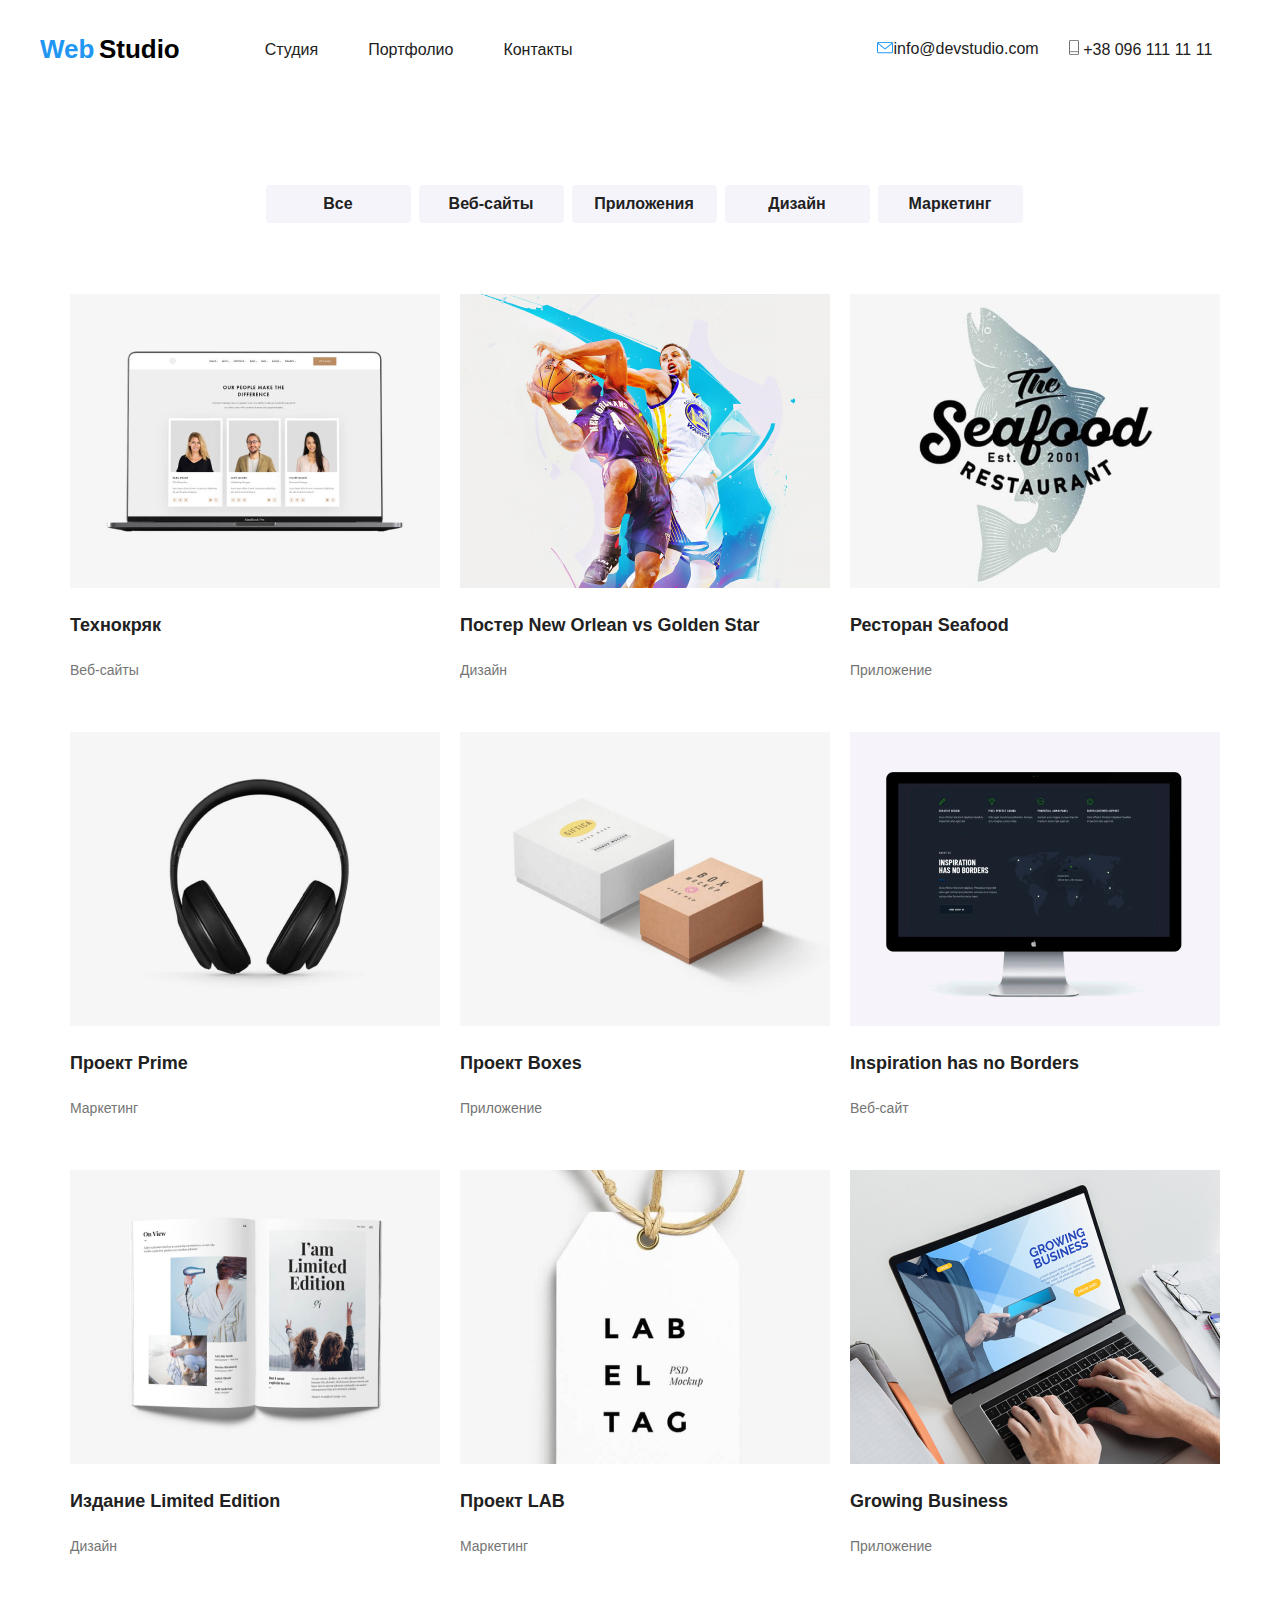
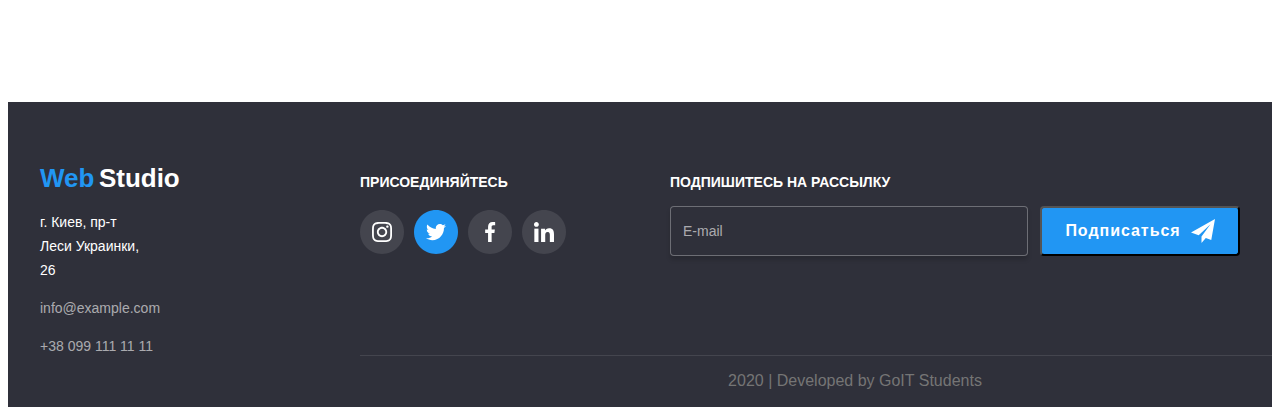
<file: portfolio.html>
<!DOCTYPE html>
<html lang="en">
  <head>
    <meta charset="UTF-8" />
    <meta name="viewport" content="width=device-width, initial-scale=1.0" />
    <title>Document</title>
    <link rel="stylesheet" href="./css/styles.css" />
  </head>
  <body>
    <header>
      <div class="container main-nav">
        <a href="">
          <span class="logo-web">Web</span>
          <span class="logo-studio">Studio</span>
        </a>
        <ul class="list site-nav-item">
          <li class="site-nav-item">
            <a class="site-nav-item paragraph" href="./index.html">Студия</a>
          </li>
          <li class="site-nav-item">
            <a class="site-nav-item paragraph" href="./portfolio.html"
              >Портфолио</a
            >
          </li>
          <li class="site-nav-item">
            <a class="site-nav-item paragraph" href="">Контакты</a>
          </li>
        </ul>

        <div class="list nav">
          <a class="paragraph" href="mailto:info@devstudio.com">
            <img
              src="./img/envelope(hover).png"
              alt="иконка почты"
            />info@devstudio.com
          </a>
          <a class="paragraph" href="tel:+380961111111"
            ><img src="./img/Vector.png" alt="иконка телефона" />
            +38 096 111 11 11
          </a>
        </div>
      </div>
    </header>

    <main>
      <!--Navigation-->

      <nav>
        <ul class="list container">
          <li><a href="" class="button-port">Все</a></li>
          <li><a href="" class="button-port">Веб-сайты</a></li>
          <li><a href="" class="button-port">Приложения</a></li>
          <li><a href="" class="button-port">Дизайн</a></li>
          <li><a href="" class="button-port">Маркетинг</a></li>
        </ul>
      </nav>

      <!--Example works-->

      <section class="container">
        <h1 class="hidden">Наши работы</h1>
        <div class="test-container">
        <ul class="list flex-container">
          <li class="item">
            <img src="./img/techno.jpg" />
            <h2 class="title-port">Технокряк</h2>
            <p class="subtitle">
              Веб-сайты
            </p>
            <!-- <p class="techno"> 
              Технокряк это современная площадка распространения коронавируса.
              Компании используют эту платформу для цифрового шпионажа и атак на
              защищённые сервера конкурентов.
            </p>-->
          </li>
          <li class="item">
            <img src="./img/poster.jpg" />
            <h2 class="title-port">Постер New Orlean vs Golden Star</h2>
            <p class="subtitle">Дизайн</p>
            <!-- <p class="techno"> 
              Технокряк это современная площадка распространения коронавируса.
              Компании используют эту платформу для цифрового шпионажа и атак на
              защищённые сервера конкурентов.
            </p>-->
          </li>
          <li class="item">
            <img src="./img/restourant.jpg" />
            <h2 class="title-port">Ресторан Seafood</h2>
            <p class="subtitle">Приложение</p>
            <!-- <p class="techno"> 
              Технокряк это современная площадка распространения коронавируса.
              Компании используют эту платформу для цифрового шпионажа и атак на
              защищённые сервера конкурентов.
            </p>-->
          </li>
          <li class="item">
            <img src="./img/prime.jpg" />
            <h2 class="title-port">Проект Prime</h2>
            <p class="subtitle">Маркетинг</p>
            <!-- <p class="techno">
              Технокряк это современная площадка распространения коронавируса.
              Компании используют эту платформу для цифрового шпионажа и атак на
              защищённые сервера конкурентов.
            </p> -->
          </li>
          <li class="item">
            <img src="./img/boxes.jpg" />
            <h2 class="title-port">Проект Boxes</h2>
            <p class="subtitle">Приложение</p>
            <!-- <p class="techno">
              Технокряк это современная площадка распространения коронавируса.
              Компании используют эту платформу для цифрового шпионажа и атак на
              защищённые сервера конкурентов.
            </p> -->
          </li>
          <li class="item">
            <img src="./img/inspiration.jpg" />
            <h2 class="title-port">Inspiration has no Borders</h2>
            <p class="subtitle">Веб-сайт</p>
            <!-- <p class="techno">
              Технокряк это современная площадка распространения коронавируса.
              Компании используют эту платформу для цифрового шпионажа и атак на
              защищённые сервера конкурентов.
            </p> -->
          </li>
          <li class="item">
            <img src="./img/limited.jpg" />
            <h2 class="title-port">Издание Limited Edition</h2>
            <p class="subtitle">Дизайн</p>
            <!-- <p class="techno">
              Технокряк это современная площадка распространения коронавируса.
              Компании используют эту платформу для цифрового шпионажа и атак на
              защищённые сервера конкурентов.
            </p> -->
          </li>
          <li class="item">
            <img src="./img/lab.jpg" />
            <h2 class="title-port">Проект LAB</h2>
            <p class="subtitle">Маркетинг</p>
            <!-- <p class="techno">
              Технокряк это современная площадка распространения коронавируса.
              Компании используют эту платформу для цифрового шпионажа и атак на
              защищённые сервера конкурентов.
            </p> -->
          </li>
          <li class="item">
            <img src="./img/buisnes.jpg" />
            <h2 class="title-port">Growing Business</h2>
            <p class="subtitle">Приложение</p>
            <!-- <p class="techno">
              Технокряк это современная площадка распространения коронавируса.
              Компании используют эту платформу для цифрового шпионажа и атак на
              защищённые сервера конкурентов.
            </p> -->
          </li>
        </ul>
      </section>
    </div>
    </main>

    <footer class="page-footer">
      <div class="container footer">
        <div class="footer-logo">
          <p>
            <a href="">
              <span class="logo-web">Web</span>
              <span class="title-logo-white">Studio</span></a
            >
          </p>
          <ul class="list contact">
            <li>
              <p class="adress">г. Киев, пр-т Леси Украинки, 26</p>
            </li>
            <li>
              <p class="unique">info@example.com</p>
            </li>
            <li>
              <p class="unique">+38 099 111 11 11</p>
            </li>
          </ul>
        </div>

        <div class="join-in">
          <p class="title-white">Присоединяйтесь</p>
          <ul class="list list-join">
            <li class="item">
              <a href=""><img src="./img/Ellipse.svg" alt="instagram" /></a>
            </li>
            <li class="item">
              <a href=""><img src="./img/Ellipse2.svg" alt="twitter" /></a>
            </li>
            <li class="item">
              <a href=""><img src="./img/Ellipse3.svg" alt="facebook" /></a>
            </li>
            <li class="item">
              <a href=""><img src="./img/Ellipse4.svg" alt="in" /></a>
            </li>
          </ul>
        </div>

        <div class="mail">
          <p class="title-white">Подпишитесь на рассылку</p>
          <ul class="list list-mail">
            <li>
              <p class="unique email">E-mail</p>
            </li>
            <li>
              <button class="frame-button">
                <a class="button" href=""
                  >Подписаться<img class="icon-img" src="./img/iconsend2.svg"
                /></a>
              </button>
            </li>
          </ul>
        </div>
      </div>
      <div class="container">
        <div class="line">
          <p class="developed">2020 | Developed by GoIT Students</p>
        </div>
      </div>
    </footer>
  </body>
</html>
</file>
<file: css/styles.css>
/* цвет вторичного текста #2196F3;*/
/* цвет основного текста #757575; */
/* доп. цвет для заоголвков #212121 */
/* цвет лого #000000; */
/* цвет текста героя и кнопок #FFFFFF */
/* неповторимый цвет rgba(255, 255, 255, 0.6); */

html {
  box-sizing: border-box;
}

*,
*::before,
*::after {
  box-sizing: inherit;
}

:root {
  --primary-text-color: #2196f3;
  --title-text-color: #212121;
  --main-text: #757575;
  --accent-color: #ffffff;
  --logo-color: #000000;
  --unique-color: rgba(255, 255, 255, 0.6);
}
a {
  text-decoration: none;
}

body {
  font-family: "Roboto", sans-serif;
  font-style: normal;
}

.list {
  list-style: none;
}
.site-nav-item:not(:last-child) {
  margin-right: 50px;
}

.list.site-nav-item {
  display: flex;
  margin-top: 0px;
  margin-bottom: 0px;
  margin-right: 0px;
  margin-left: 85px;
  padding-left: 0px;
}

.list.nav {
  display: flex;
  margin-top: 0px;
  margin-bottom: 0px;
  margin-right: 0px;
  margin-left: 305px;
  padding-left: 0px;
}

.site-nav-item.paragraph {
  display: block;
  padding-top: 32px;
  padding-bottom: 32px;
  padding-left: 0px;
}

.list .title {
  margin-top: 30px;
  margin-bottom: 0px;
}

.list .subtitle {
  margin-top: 10px;
  margin-bottom: 0px;
}

.list.icon {
  margin-top: 16px;
  margin-bottom: 0px;

  display: flex;
  padding-left: 0px;
  padding-bottom: 24px;
  padding-left: 32px;
  padding-right: 32px;
}

.worker.item {
  margin-right: 30px;
  box-shadow: 0px 2px 1px rgba(0, 0, 0, 0.2), 0px 1px 1px rgba(0, 0, 0, 0.14),
    0px 1px 3px rgba(0, 0, 0, 0.12);

  border-radius: 4px;
  text-align: center;
}

.list.icon .item {
  margin-right: 10px;
}

.list.klient {
  display: flex;
  margin-top: 50px;
  margin-bottom: 0px;
  justify-content: center;
}

.list.klient .item {
  margin-right: 30px;
}

.logo-web {
  color: var(--primary-text-color);
  font-family: "Raleway", sans-serif;
  font-weight: 700;

  font-size: 26px;
  line-height: 31px;
  letter-spacing: 1.2;
}

.logo-studio {
  color: var(--logo-color);
  font-family: "Raleway", sans-serif;
  font-weight: 700;
  font-size: 26px;
  line-height: 31px;
  letter-spacing: 1.2;
}

.paragraph {
  color: var(--title-text-color);
  padding-top: 32px;
  padding-bottom: 32px;
  display: block;
}

.paragraph:not(:last-child) {
  margin-right: 30px;
}

.paragraph:hover,
.paragraph:focus {
  color: var(--primary-text-color);
}

.section.hero {
  text-align: center;
}

.main-title {
  margin-top: 0px;
  margin-bottom: 30px;

  color: 000000;
  font-weight: 900;
  font-size: 44px;
  line-height: 60px;
  text-align: center;
  letter-spacing: 1.36;
  text-transform: uppercase;
}

.button {
  display: flex;
  justify-content: center;
  color: var(--accent-color);
  font-weight: 700;
  font-size: 16px;
  line-height: 30px;
  letter-spacing: 0.06em;
}

.frame-button {
  background: #2196f3;
  border-radius: 4px;
  width: 200px;
  height: 50px;
}

.title {
  color: var(--title-text-color);
  font-weight: 700;
  font-size: 14px;
  line-height: 16px;
  letter-spacing: 1.14;
  text-transform: uppercase;
}

.subtitle {
  color: var(--main-text);
  font-weight: 400;
  font-size: 14px;
  line-height: 24px;
  letter-spacing: 1.71;
}

.submain-title {
  color: var(--title-text-color);
  font-weight: 700;
  font-size: 36px;
  line-height: 42px;
  text-align: center;
  letter-spacing: 1.17;
}
.submain-title.doing {
  margin-top: 115px;
  margin-bottom: 0px;
}

.submain-title.team {
  margin-top: 95px;
  margin-bottom: 0px;
  padding-top: 94px;
}

.submain-title.customer {
  margin-top: 94px;
  margin-bottom: 0px;
}

.section.color {
  background-color: #f5f4fa;
}

.hidden {
  visibility: hidden;
  margin-top: 0px;
  margin-bottom: 0px;
}

.list.work .item {
  margin-right: 30px;
  text-align: center;
}
.name-work {
  display: block;
  align-items: center;

  padding: 27px 83px;

  color: var(--accent-color);
  background-color: rgba(47, 48, 58, 0.8);
  font-weight: 700;
  font-size: 14px;
  line-height: 16px;

  letter-spacing: 1.14;
  text-transform: uppercase;

  width: 370px;
  height: 70px;
}

.pictures-work {
  display: block;
  max-width: 100%;
  height: auto;
}

.title-white {
  color: var(--accent-color);
  font-weight: 700;
  font-size: 14px;
  line-height: 16px;
  letter-spacing: 1.14;
  text-transform: uppercase;
}

.join-in {
  padding-top: 10px;
  padding-right: 0px;
}

.list.list-join {
  display: flex;
  padding-left: 0px;
  margin-top: 20px;
  margin-bottom: 0px;
}

.list.list-join .item {
  margin-right: 10px;
}

.mail {
  padding-right: 0px;
  padding-top: 10px;
  margin-left: 94px;
}

.list-mail {
  display: flex;
  padding-right: 0px;
  padding-left: 0px;
}

.unique {
  color: var(--unique-color);
  font-weight: 400;
  font-size: 14px;
  line-height: 24px;
  letter-spacing: 1.71;
  background-color: #2f303a;
}

.unique.email {
  display: flex;
  align-items: center;
  width: 358px;
  height: 50px;
  border: 1px solid rgba(255, 255, 255, 0.3);
  box-sizing: border-box;
  box-shadow: 0px 4px 4px rgba(0, 0, 0, 0.15);
  border-radius: 4px;
  margin-top: 0px;
  margin-right: 12px;
  padding-left: 12px;
}

.nav-site {
  font-weight: 500;
  font-size: 14px;
  line-height: 16px;
  letter-spacing: 1.14;
}

.container {
  margin-left: auto;
  margin-right: auto;

  width: 1200px;
  padding-left: 15px;
  padding-right: 15px;
}

.list.container {
  display: flex;
  margin-top: 94px;
  margin-bottom: 0px;
  justify-content: center;
  padding-left: 400px;
  padding-right: 400px;
}

.list .button-port {
  margin-left: 8px;
  background-color: #f5f4fa;
  border-radius: 4px;
}

.list .button-port:hover,
.list .button-port:focus {
  color: var(--accent-color);
  background-color: var(--primary-text-color);
}

.main-nav {
  display: flex;
  align-items: center;
  padding-left: 0px;
  padding-right: 0px;
}

.advantages {
  display: flex;
  justify-content: center;
  padding-left: 0px;
}

.list.contact {
  display: block;

  margin-left: 0px;
  padding-left: 0px;
  margin-top: 10px;
  margin-bottom: 0px;
}

.list.advantages .item {
  flex-basis: 270px;
  margin-right: 30px;
}

.list.advantages .item :last-of-type {
  margin-right: 0px;
}

.list.work {
  display: flex;
  justify-content: center;
}

.list.worker {
  display: flex;
  justify-content: center;
  margin-top: 50px;
}

.title-logo-white {
  color: var(--accent-color);
  font-family: "Raleway", sans-serif;
  font-weight: 700;
  font-size: 26px;
  line-height: 31px;
  letter-spacing: 1.2;
}

.adress {
  color: var(--accent-color);
  font-weight: normal;
  font-size: 14px;
  line-height: 24px;
  letter-spacing: 1.71;
  padding-right: 214px;
}

.button-port {
  display: flex;
  color: #212121;
  font-weight: bold;
  font-size: 16px;
  line-height: 26px;
  letter-spacing: 1.6;
  width: 145px;
  height: 38px;

  justify-content: center;
  padding: 6px 22px;
}

.title-port {
  color: var(--title-text-color);
  font-weight: bold;
  font-size: 18px;
  line-height: 36px;
  letter-spacing: 2;
}

.techno {
  color: var(--accent-color);
  font-weight: 400;
  font-size: 18px;
  line-height: 28px;
  letter-spacing: 1.56;
}

.container.footer {
  display: flex;

  justify-content: space-between;
  align-items: baseline;
  height: 253px;

  margin-top: 94px;
  margin-bottom: 0px;
  padding-top: 45px;
  padding-left: 0px;
  padding-right: 0px;
}

.page-footer {
  background-color: #2f303a;
}

.footer-logo {
  margin-right: 0px;
  padding-top: 0px;
  padding-bottom: 0px;
}

.studio {
  margin-bottom: 0px;
  margin-top: 0px;
}

.icon-img {
  margin-left: 10px;
}

.developed {
  display: block;
  text-align: center;
  color: var(--main-text);

  padding-bottom: 17px;

  margin-bottom: 0px;
}

.line {
  width: 1170px;
  border-top: 1px solid rgba(255, 255, 255, 0.1);
  margin-left: 215px;
  margin-right: 215px;

  padding-top: 0px;
  margin-bottom: 0px;
}

.list.flex-container {
  display: flex;
  flex-wrap: wrap;
  width: 1230;
  padding-left: 15px;
  padding-right: 15px;

  margin-left: 0px;
  margin-right: 0px;
  margin-top: 34px;
  margin-bottom: 0px;
}

.flex-container .item {
  width: calc((100% - 60px) / 3);
  margin-right: 30px;
}

.flex-container .item:nth-child(3n) {
  margin-right: 0px;
}

.item .subtitle {
  margin-top: 4px;
  margin-bottom: 50px;
}
</file>
